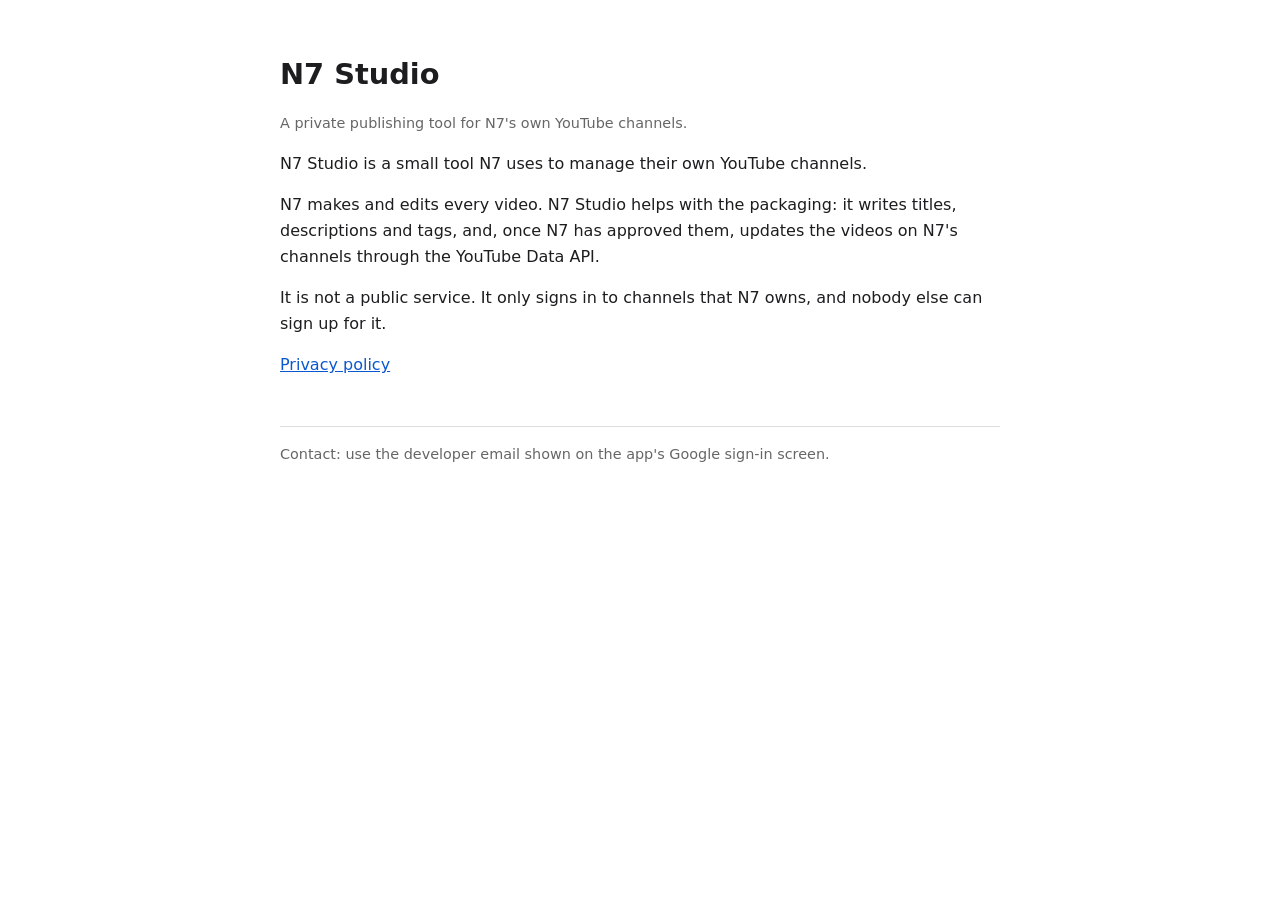
<file: index.html>
<!doctype html>
<html lang="en">
<head>
<meta charset="utf-8">
<meta name="viewport" content="width=device-width, initial-scale=1">
<title>N7 Studio</title>
<link rel="stylesheet" href="style.css">
</head>
<body>
<h1>N7 Studio</h1>
<p class="muted">A private publishing tool for N7's own YouTube channels.</p>

<p>N7 Studio is a small tool N7 uses to manage their own YouTube channels.</p>

<p>N7 makes and edits every video. N7 Studio helps with the packaging: it writes
titles, descriptions and tags, and, once N7 has approved them, updates the
videos on N7's channels through the YouTube Data API.</p>

<p>It is not a public service. It only signs in to channels that N7 owns, and
nobody else can sign up for it.</p>

<p><a href="privacy.html">Privacy policy</a></p>

<footer>Contact: use the developer email shown on the app's Google sign-in screen.</footer>
</body>
</html>
</file>
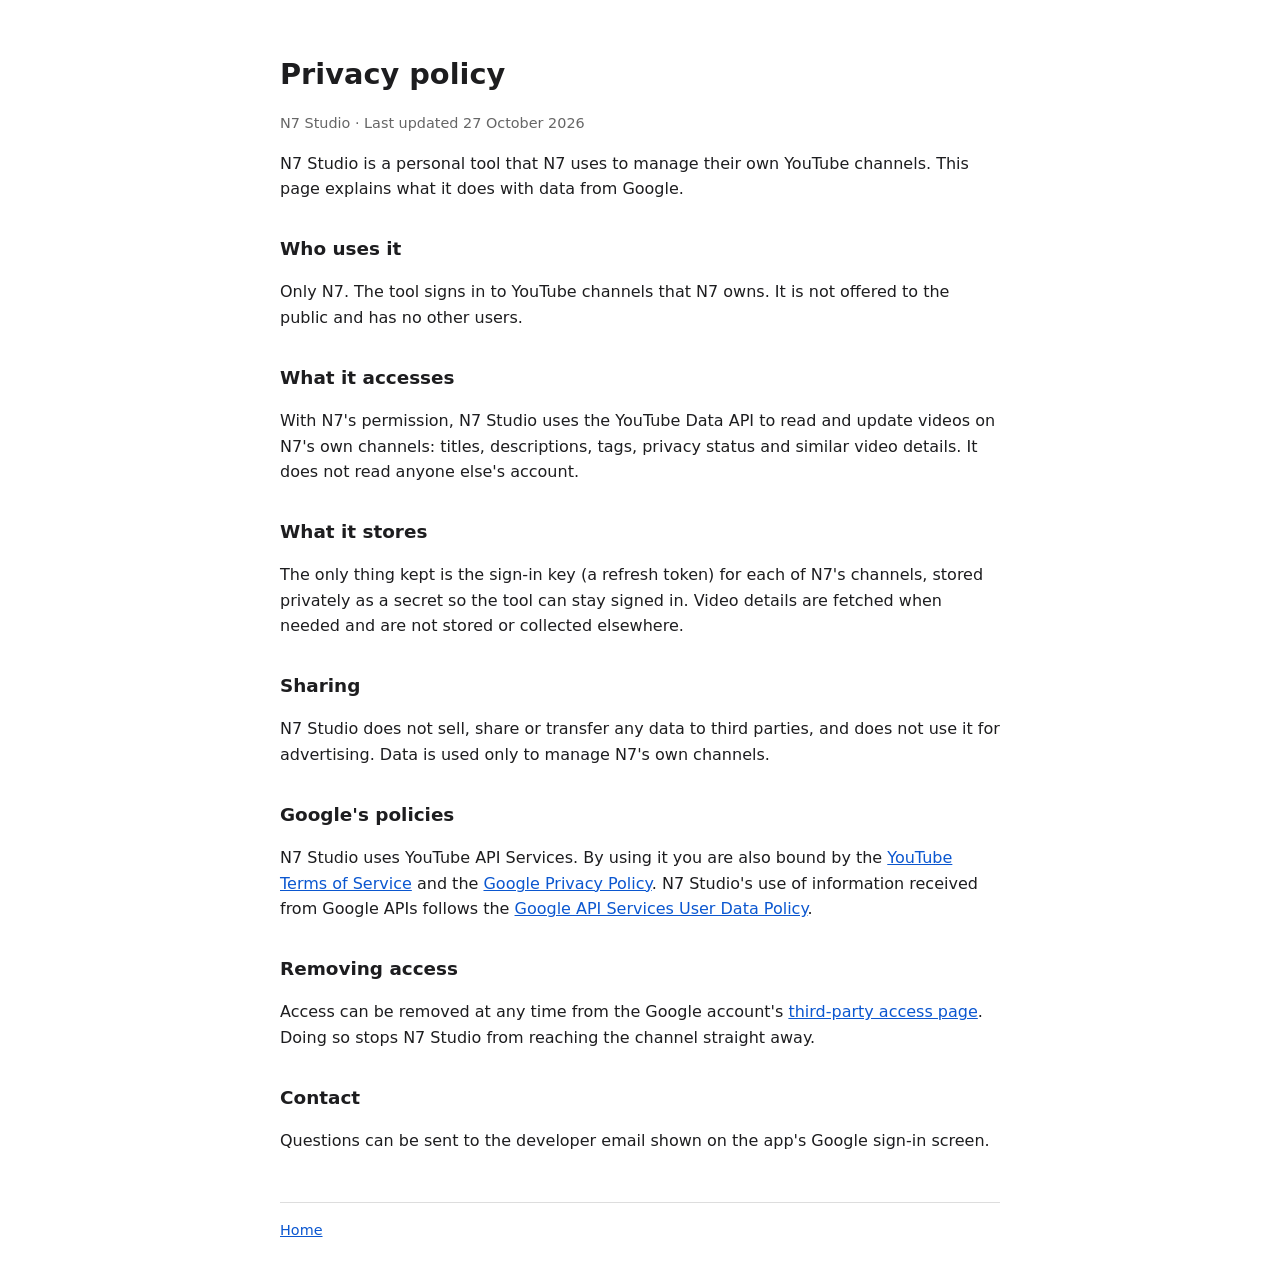
<file: privacy.html>
<!doctype html>
<html lang="en">
<head>
<meta charset="utf-8">
<meta name="viewport" content="width=device-width, initial-scale=1">
<title>N7 Studio Privacy Policy</title>
<link rel="stylesheet" href="style.css">
</head>
<body>
<h1>Privacy policy</h1>
<p class="muted">N7 Studio · Last updated 27 October 2026</p>

<p>N7 Studio is a personal tool that N7 uses to manage their own YouTube
channels. This page explains what it does with data from Google.</p>

<h2>Who uses it</h2>
<p>Only N7. The tool signs in to YouTube channels that N7 owns. It is not
offered to the public and has no other users.</p>

<h2>What it accesses</h2>
<p>With N7's permission, N7 Studio uses the YouTube Data API to read and update
videos on N7's own channels: titles, descriptions, tags, privacy status and
similar video details. It does not read anyone else's account.</p>

<h2>What it stores</h2>
<p>The only thing kept is the sign-in key (a refresh token) for each of N7's
channels, stored privately as a secret so the tool can stay signed in. Video
details are fetched when needed and are not stored or collected elsewhere.</p>

<h2>Sharing</h2>
<p>N7 Studio does not sell, share or transfer any data to third parties, and
does not use it for advertising. Data is used only to manage N7's own
channels.</p>

<h2>Google's policies</h2>
<p>N7 Studio uses YouTube API Services. By using it you are also bound by the
<a href="https://www.youtube.com/t/terms">YouTube Terms of Service</a> and the
<a href="https://policies.google.com/privacy">Google Privacy Policy</a>.
N7 Studio's use of information received from Google APIs follows the
<a href="https://developers.google.com/terms/api-services-user-data-policy">Google API Services User Data Policy</a>.</p>

<h2>Removing access</h2>
<p>Access can be removed at any time from the Google account's
<a href="https://myaccount.google.com/permissions">third-party access page</a>.
Doing so stops N7 Studio from reaching the channel straight away.</p>

<h2>Contact</h2>
<p>Questions can be sent to the developer email shown on the app's Google sign-in screen.</p>

<footer><a href="index.html">Home</a></footer>
</body>
</html>
</file>
<file: style.css>
body{font-family:system-ui,-apple-system,Segoe UI,Roboto,sans-serif;max-width:720px;margin:0 auto;padding:32px 16px;line-height:1.6;color:#1d1d1f;background:#fff}
h1{font-size:1.8rem;margin-bottom:.2rem}
h2{font-size:1.15rem;margin-top:2rem}
a{color:#0b57d0}
.muted{color:#666;font-size:.9rem}
footer{margin-top:3rem;border-top:1px solid #ddd;padding-top:1rem;font-size:.9rem;color:#666}
</file>
